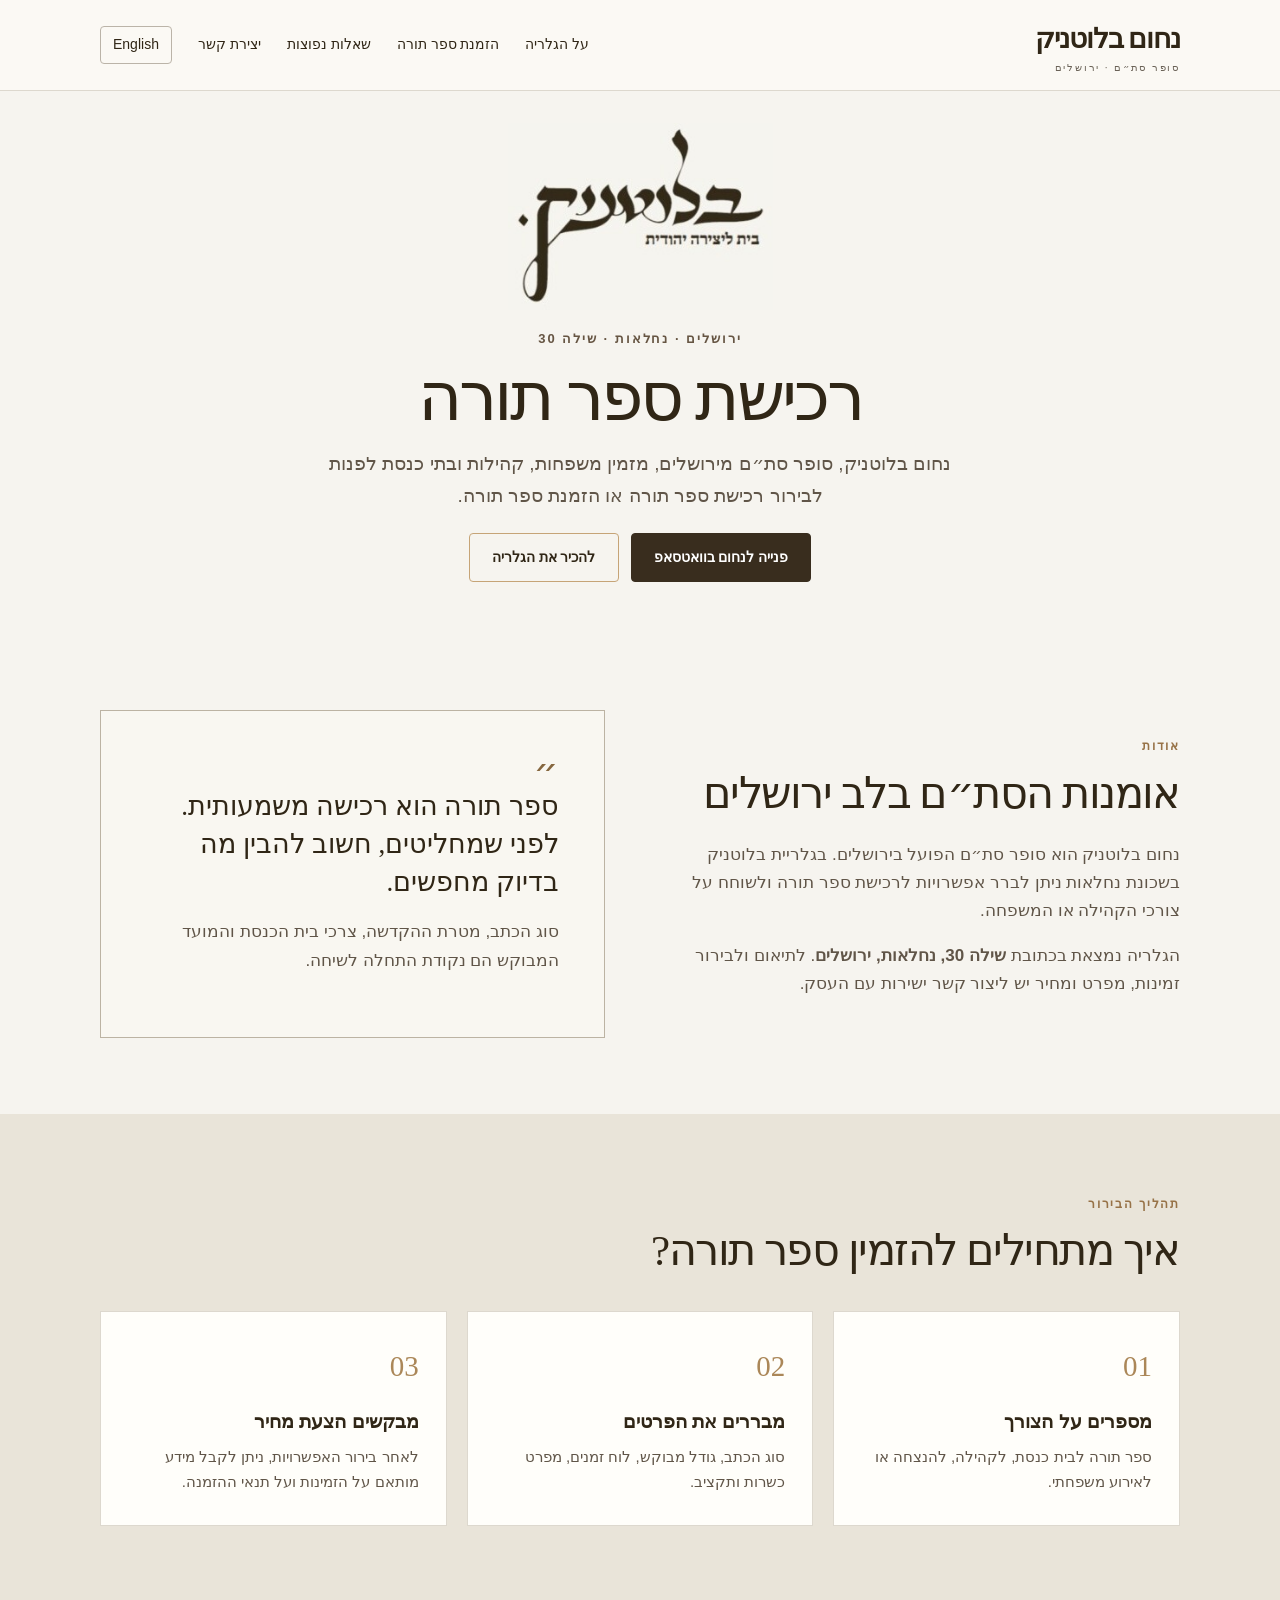
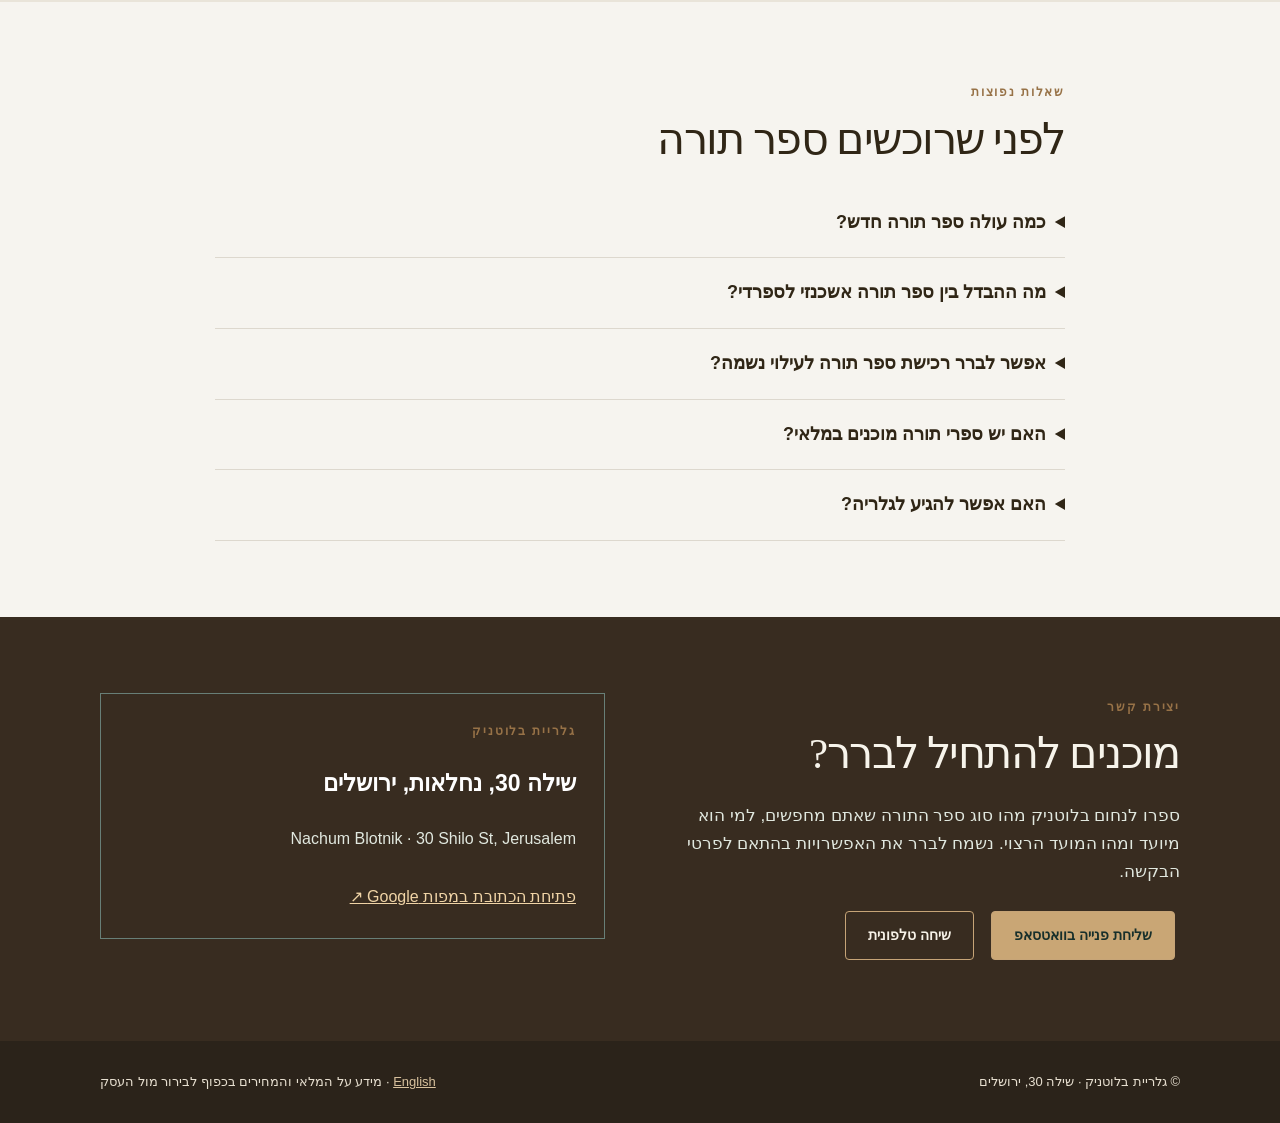
<file: index.html>
<!doctype html><html lang="he" dir="rtl"><head><meta charset="utf-8"><meta name="viewport" content="width=device-width,initial-scale=1"><title>רכישת ספר תורה בירושלים | נחום בלוטניק – סופר סת״ם</title><meta name="description" content="מתעניינים ברכישת ספר תורה או בהזמנת ספר תורה? פנו לנחום בלוטניק, סופר סת״ם, בגלריית בלוטניק בשילה 30, נחלאות, ירושלים."><meta name="robots" content="index,follow,max-image-preview:large"><meta property="og:type" content="website"><meta property="og:title" content="נחום בלוטניק | רכישת והזמנת ספרי תורה בירושלים"><meta property="og:description" content="בירור אישי על רכישת ספר תורה עם סופר סת״ם בירושלים. שילה 30, נחלאות."><meta name="theme-color" content="#302616"><link rel="stylesheet" href="style.css?v=2"><script type="application/ld+json">{"@context": "https://schema.org", "@type": "LocalBusiness", "name": "נחום בלוטניק – גלריית בלוטניק", "alternateName": "Nachum Blotnik", "description": "סופר סת״ם ובירור רכישת והזמנת ספרי תורה בירושלים", "address": {"@type": "PostalAddress", "streetAddress": "שילה 30", "addressLocality": "ירושלים", "addressCountry": "IL"}, "knowsLanguage": ["he", "en"], "@id": "https://sh0527194180-dotcom.github.io/blotnik-torah/#gallery", "url": "https://sh0527194180-dotcom.github.io/blotnik-torah/", "telephone": "+972535240578", "image": "https://sh0527194180-dotcom.github.io/blotnik-torah/blotnik-logo.jpg"}</script><link rel="canonical" href="https://sh0527194180-dotcom.github.io/blotnik-torah/"><meta property="og:url" content="https://sh0527194180-dotcom.github.io/blotnik-torah/"><link rel="alternate" hreflang="he" href="https://sh0527194180-dotcom.github.io/blotnik-torah/"><link rel="alternate" hreflang="en" href="https://sh0527194180-dotcom.github.io/blotnik-torah/en.html"></head><body><header><div class="shell"><a href="index.html" class="brand">נחום בלוטניק<small>סופר סת״ם · ירושלים</small></a><nav class="nav" aria-label="ניווט ראשי"><a href="#about">על הגלריה</a><a href="#process">הזמנת ספר תורה</a><a href="#questions">שאלות נפוצות</a><a href="#contact">יצירת קשר</a><a href="en.html" class="lang" lang="en" dir="ltr">English</a></nav></div></header><main><section class="hero"><div class="shell"><div class="hero-inner"><img class="gallery-logo" src="blotnik-logo.jpg" width="306" height="216" alt="בלוטניק · בית ליצירה יהודית"><div class="eyebrow">ירושלים · נחלאות · שילה 30</div><h1>רכישת ספר תורה</h1><p>נחום בלוטניק, סופר סת״ם מירושלים, מזמין משפחות, קהילות ובתי כנסת לפנות לבירור רכישת ספר תורה או הזמנת ספר תורה.</p><div class="buttons"><a class="button primary" href="https://wa.me/972535240578?text=%E2%9C%A6%20%D7%A9%D7%9C%D7%95%D7%9D%20%D7%A0%D7%97%D7%95%D7%9D%2C%20%D7%94%D7%92%D7%A2%D7%AA%D7%99%20%D7%93%D7%A8%D7%9A%20%D7%94%D7%90%D7%AA%D7%A8%20%D7%A9%D7%9C%20%D7%91%D7%9C%D7%95%D7%98%D7%A0%D7%99%D7%A7.%20%D7%90%D7%A0%D7%99%20%D7%9E%D7%AA%D7%A2%D7%A0%D7%99%D7%99%D7%9F/%D7%AA%20%D7%91%D7%A8%D7%9B%D7%99%D7%A9%D7%AA%20%D7%A1%D7%A4%D7%A8%20%D7%AA%D7%95%D7%A8%D7%94.">פנייה לנחום בוואטסאפ</a><a class="button secondary" href="#about">להכיר את הגלריה</a></div></div></div></section><section class="section" id="about"><div class="shell two"><div><span class="kicker">אודות</span><h2>אומנות הסת״ם בלב ירושלים</h2><p>נחום בלוטניק הוא סופר סת״ם הפועל בירושלים. בגלריית בלוטניק בשכונת נחלאות ניתן לברר אפשרויות לרכישת ספר תורה ולשוחח על צורכי הקהילה או המשפחה.</p><p>הגלריה נמצאת בכתובת <strong>שילה 30, נחלאות, ירושלים</strong>. לתיאום ולבירור זמינות, מפרט ומחיר יש ליצור קשר ישירות עם העסק.</p></div><div class="accent-panel"><span class="quote">״</span><strong>ספר תורה הוא רכישה משמעותית. לפני שמחליטים, חשוב להבין מה בדיוק מחפשים.</strong><p>סוג הכתב, מטרת ההקדשה, צרכי בית הכנסת והמועד המבוקש הם נקודת התחלה לשיחה.</p></div></div></section><section class="section band" id="process"><div class="shell"><span class="kicker">תהליך הבירור</span><h2>איך מתחילים להזמין ספר תורה?</h2><div class="cards"><article class="card"><div class="number">01</div><h3>מספרים על הצורך</h3><p>ספר תורה לבית כנסת, לקהילה, להנצחה או לאירוע משפחתי.</p></article><article class="card"><div class="number">02</div><h3>מבררים את הפרטים</h3><p>סוג הכתב, גודל מבוקש, לוח זמנים, מפרט כשרות ותקציב.</p></article><article class="card"><div class="number">03</div><h3>מבקשים הצעת מחיר</h3><p>לאחר בירור האפשרויות, ניתן לקבל מידע מותאם על הזמינות ועל תנאי ההזמנה.</p></article></div></div></section><section class="section" id="questions"><div class="shell faq"><span class="kicker">שאלות נפוצות</span><h2>לפני שרוכשים ספר תורה</h2><details><summary>כמה עולה ספר תורה חדש?</summary><p>המחיר תלוי בין היתר בכתב, במידות, ברמת ההידור, במפרט הבדיקות ובאביזרים הנלווים. לקבלת מחיר רלוונטי יש לברר את המפרט המבוקש מול נחום בלוטניק.</p></details><details><summary>מה ההבדל בין ספר תורה אשכנזי לספרדי?</summary><p>קיימים הבדלים במסורות הכתב ובמנהגי הקהילות. לפני הזמנה יש לברר את נוסח הכתב והמסורת המתאימים לבית הכנסת שבו ישתמשו בספר.</p></details><details><summary>אפשר לברר רכישת ספר תורה לעילוי נשמה?</summary><p>כן, ניתן לפנות לצורך בירור רכישת ספר תורה למטרת הנצחה. יש לתאם מראש פרטי הקדשה ולוחות זמנים.</p></details><details><summary>האם יש ספרי תורה מוכנים במלאי?</summary><p>יש לברר ישירות עם הגלריה את הזמינות העדכנית. עמוד זה אינו מציג מלאי בזמן אמת.</p></details><details><summary>האם אפשר להגיע לגלריה?</summary><p>הגלריה ממוקמת בשילה 30, נחלאות, ירושלים. מומלץ לתאם ביקור מראש לאחר קבלת פרטי התקשרות מהעסק.</p></details></div></section><section class="section contact" id="contact"><div class="shell two"><div><span class="kicker">יצירת קשר</span><h2>מוכנים להתחיל לברר?</h2><p>ספרו לנחום בלוטניק מהו סוג ספר התורה שאתם מחפשים, למי הוא מיועד ומהו המועד הרצוי. נשמח לברר את האפשרויות בהתאם לפרטי הבקשה.</p><div class="contact-live buttons" id="live-contact"></div><p id="contact-pending">פרטי הטלפון והדוא״ל של העסק יתווספו לאחר אימותם. בינתיים ניתן להיעזר בכתובת הגלריה.</p></div><aside class="contact-box"><div class="kicker">גלריית בלוטניק</div><p class="address">שילה 30, נחלאות, ירושלים</p><p>Nachum Blotnik · 30 Shilo St, Jerusalem</p><a class="map-link" href="https://www.google.com/maps/search/?api=1&query=%D7%A9%D7%99%D7%9C%D7%94%2030%20%D7%99%D7%A8%D7%95%D7%A9%D7%9C%D7%99%D7%9D" target="_blank" rel="noopener noreferrer">פתיחת הכתובת במפות Google ↗</a></aside></div></section></main><footer><div class="shell"><span>© גלריית בלוטניק · שילה 30, ירושלים</span><span><a href="en.html" lang="en">English</a> · מידע על המלאי והמחירים בכפוף לבירור מול העסק</span></div></footer><script src="contact.js"></script><script src="site.js"></script></body></html>
</file>
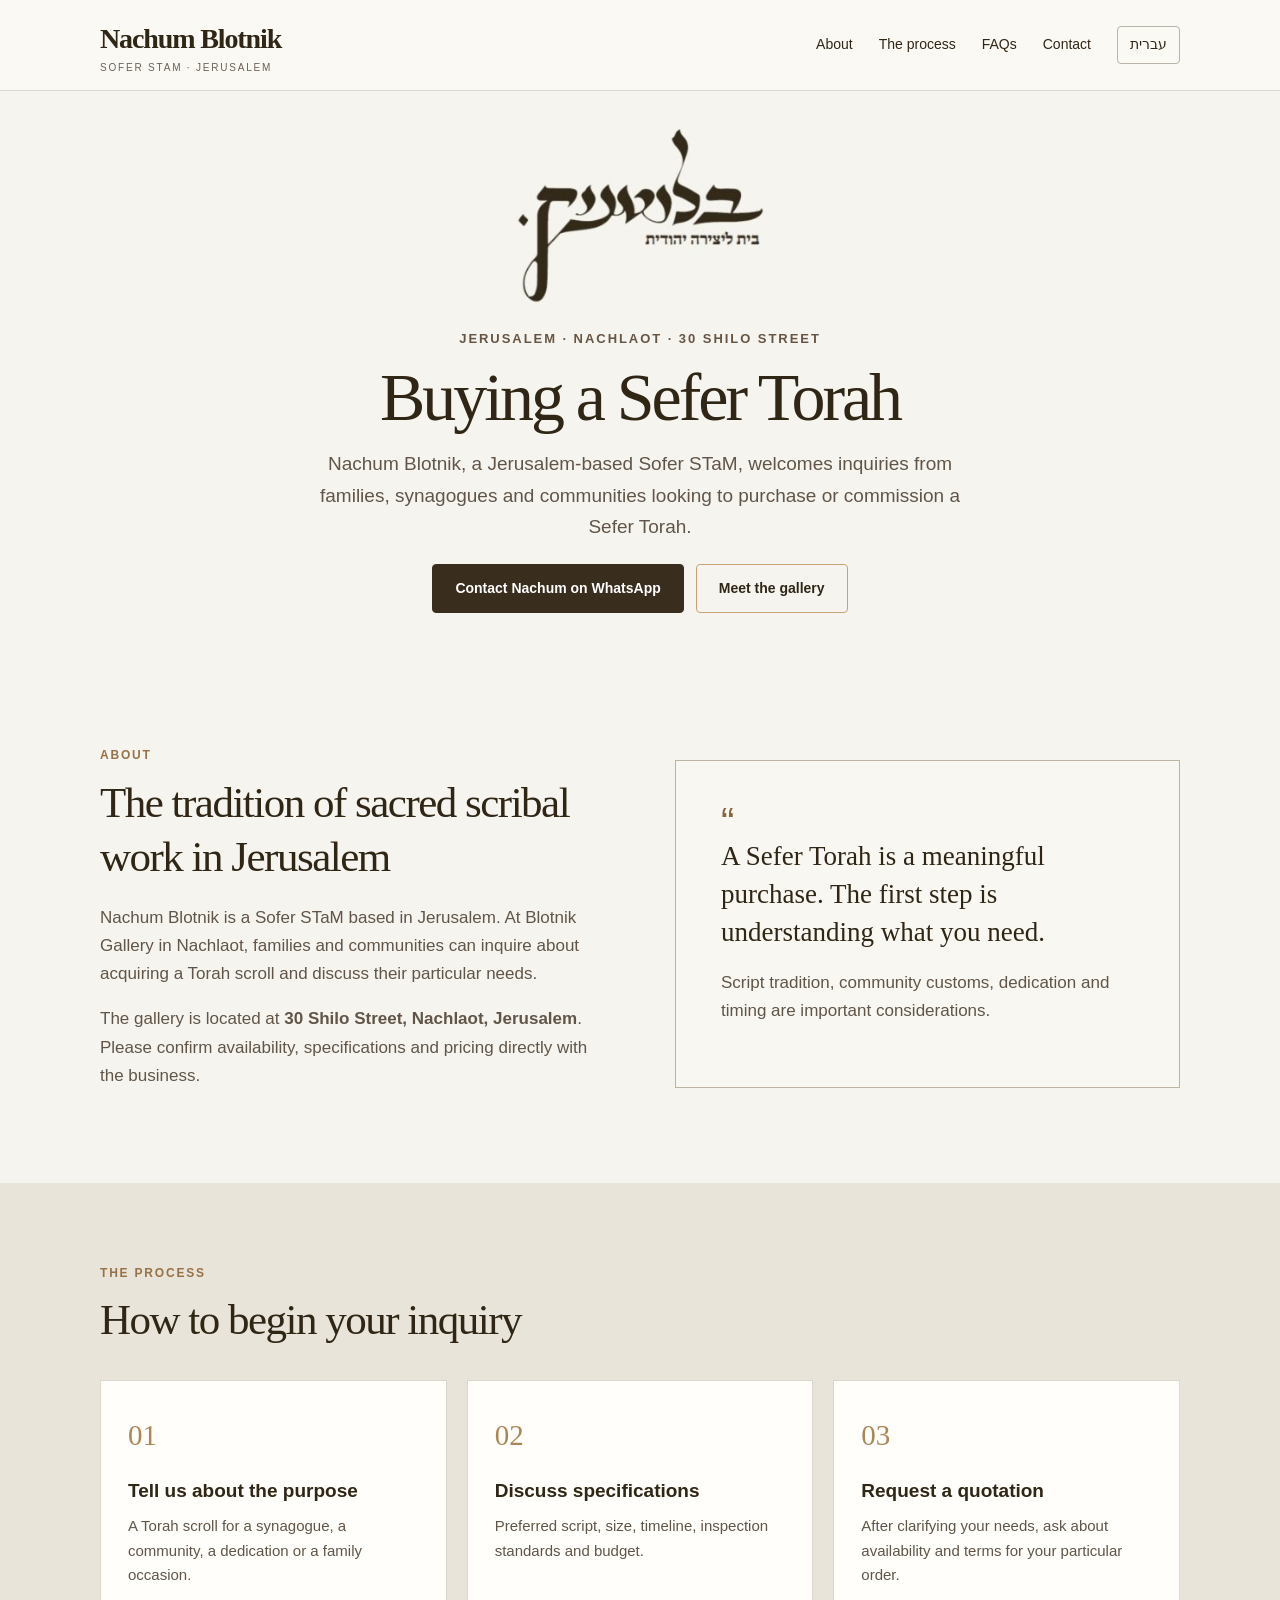
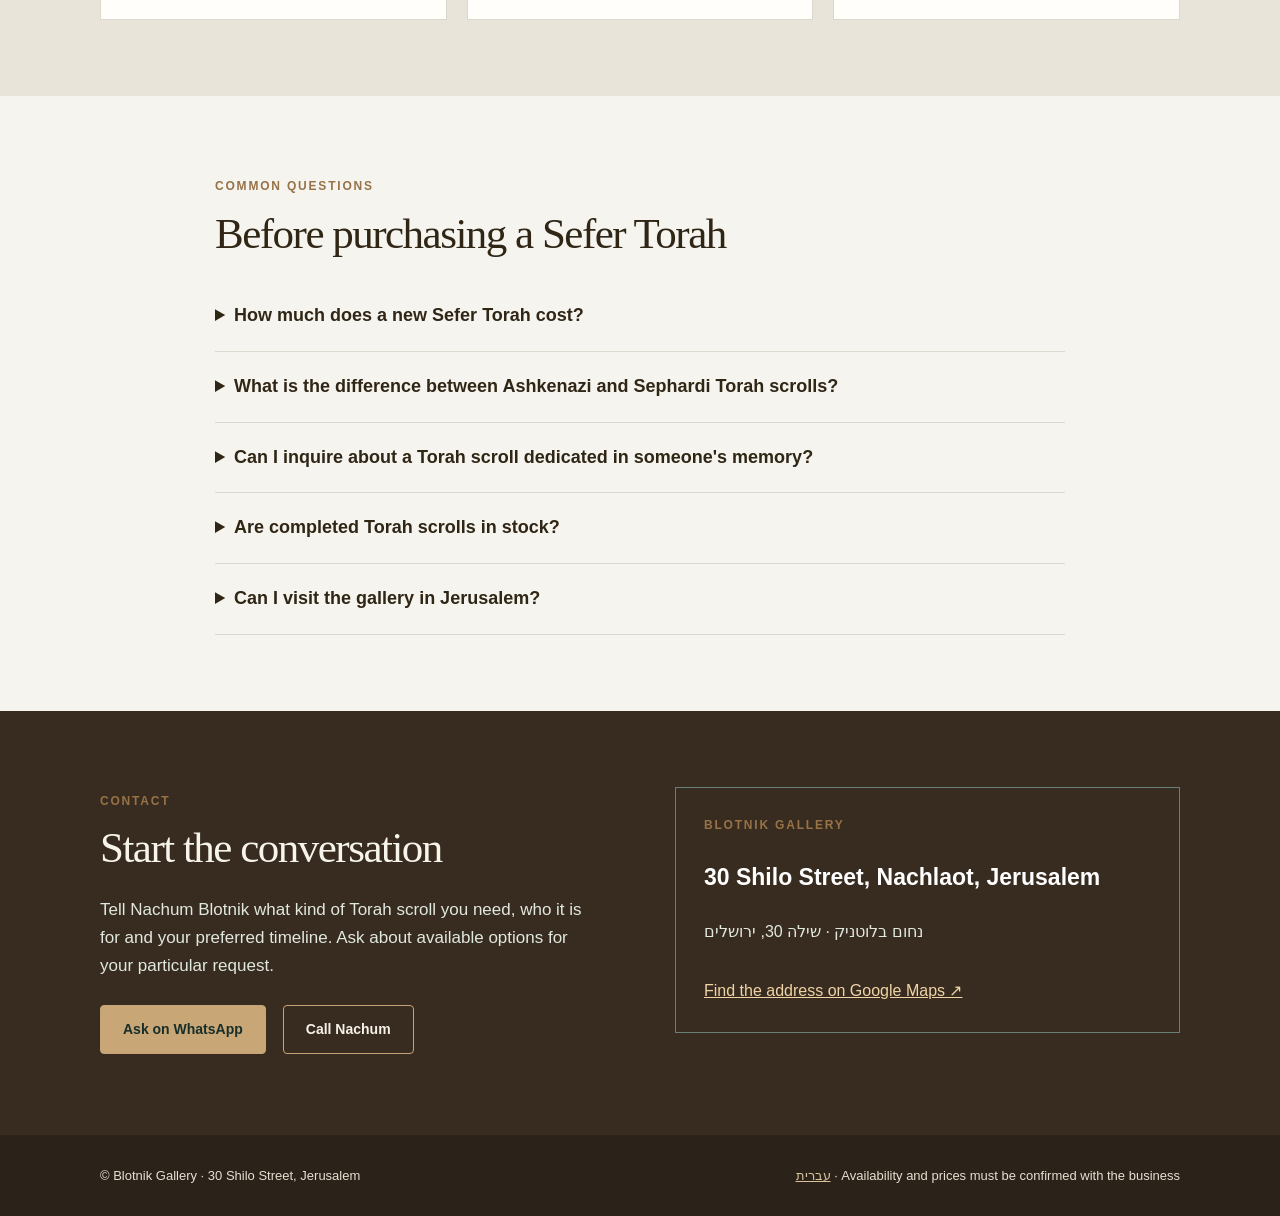
<file: en.html>
<!doctype html><html lang="en" dir="ltr"><head><meta charset="utf-8"><meta name="viewport" content="width=device-width,initial-scale=1"><title>Buy a Sefer Torah in Jerusalem | Nachum Blotnik, Sofer STaM</title><meta name="description" content="Looking to buy or commission a Sefer Torah? Contact Nachum Blotnik, a Sofer STaM in Jerusalem. Visit Blotnik Gallery, 30 Shilo Street, Nachlaot, Jerusalem."><meta name="robots" content="index,follow,max-image-preview:large"><meta property="og:type" content="website"><meta property="og:title" content="Nachum Blotnik | Buy or Commission a Sefer Torah in Jerusalem"><meta property="og:description" content="Explore a Sefer Torah purchase with a Jerusalem-based Sofer STaM. Blotnik Gallery, 30 Shilo Street."><meta name="theme-color" content="#302616"><link rel="stylesheet" href="style.css?v=2"><script type="application/ld+json">{"@context": "https://schema.org", "@type": "LocalBusiness", "name": "Nachum Blotnik – Blotnik Gallery", "alternateName": "נחום בלוטניק", "description": "Jerusalem-based Sofer STaM; inquiries about purchasing or commissioning a Sefer Torah", "address": {"@type": "PostalAddress", "streetAddress": "30 Shilo Street", "addressLocality": "Jerusalem", "addressCountry": "IL"}, "knowsLanguage": ["he", "en"], "@id": "https://sh0527194180-dotcom.github.io/blotnik-torah/#gallery", "url": "https://sh0527194180-dotcom.github.io/blotnik-torah/", "telephone": "+972535240578", "image": "https://sh0527194180-dotcom.github.io/blotnik-torah/blotnik-logo.jpg"}</script><link rel="canonical" href="https://sh0527194180-dotcom.github.io/blotnik-torah/en.html"><meta property="og:url" content="https://sh0527194180-dotcom.github.io/blotnik-torah/en.html"><link rel="alternate" hreflang="he" href="https://sh0527194180-dotcom.github.io/blotnik-torah/"><link rel="alternate" hreflang="en" href="https://sh0527194180-dotcom.github.io/blotnik-torah/en.html"></head><body><header><div class="shell"><a href="en.html" class="brand">Nachum Blotnik<small>SOFER STAM · JERUSALEM</small></a><nav class="nav" aria-label="Main navigation"><a href="#about">About</a><a href="#process">The process</a><a href="#questions">FAQs</a><a href="#contact">Contact</a><a href="index.html" class="lang" lang="he" dir="rtl">עברית</a></nav></div></header><main><section class="hero"><div class="shell"><div class="hero-inner"><img class="gallery-logo" src="blotnik-logo.jpg" width="306" height="216" alt="Blotnik · A home for Jewish art"><div class="eyebrow">Jerusalem · Nachlaot · 30 Shilo Street</div><h1>Buying a Sefer Torah</h1><p>Nachum Blotnik, a Jerusalem-based Sofer STaM, welcomes inquiries from families, synagogues and communities looking to purchase or commission a Sefer Torah.</p><div class="buttons"><a class="button primary" href="https://wa.me/972535240578?text=%E2%9C%A6%20Hello%20Nachum%2C%20I%20found%20you%20through%20the%20Blotnik%20Torah%20website.%20I%20am%20interested%20in%20purchasing%20a%20Sefer%20Torah.">Contact Nachum on WhatsApp</a><a class="button secondary" href="#about">Meet the gallery</a></div></div></div></section><section class="section" id="about"><div class="shell two"><div><span class="kicker">About</span><h2>The tradition of sacred scribal work in Jerusalem</h2><p>Nachum Blotnik is a Sofer STaM based in Jerusalem. At Blotnik Gallery in Nachlaot, families and communities can inquire about acquiring a Torah scroll and discuss their particular needs.</p><p>The gallery is located at <strong>30 Shilo Street, Nachlaot, Jerusalem</strong>. Please confirm availability, specifications and pricing directly with the business.</p></div><div class="accent-panel"><span class="quote">“</span><strong>A Sefer Torah is a meaningful purchase. The first step is understanding what you need.</strong><p>Script tradition, community customs, dedication and timing are important considerations.</p></div></div></section><section class="section band" id="process"><div class="shell"><span class="kicker">The process</span><h2>How to begin your inquiry</h2><div class="cards"><article class="card"><div class="number">01</div><h3>Tell us about the purpose</h3><p>A Torah scroll for a synagogue, a community, a dedication or a family occasion.</p></article><article class="card"><div class="number">02</div><h3>Discuss specifications</h3><p>Preferred script, size, timeline, inspection standards and budget.</p></article><article class="card"><div class="number">03</div><h3>Request a quotation</h3><p>After clarifying your needs, ask about availability and terms for your particular order.</p></article></div></div></section><section class="section" id="questions"><div class="shell faq"><span class="kicker">Common questions</span><h2>Before purchasing a Sefer Torah</h2><details><summary>How much does a new Sefer Torah cost?</summary><p>Pricing depends on the script, size, workmanship, inspection requirements and accompanying accessories. Please request a quotation for your specific needs.</p></details><details><summary>What is the difference between Ashkenazi and Sephardi Torah scrolls?</summary><p>Communities follow different scribal traditions and customs. Confirm the appropriate script and tradition for the synagogue where the scroll will be used.</p></details><details><summary>Can I inquire about a Torah scroll dedicated in someone's memory?</summary><p>Yes. You can ask about purchasing a Sefer Torah for a memorial dedication. Details and timing should be discussed directly with the business.</p></details><details><summary>Are completed Torah scrolls in stock?</summary><p>Please ask the gallery about current availability. This website does not provide live inventory.</p></details><details><summary>Can I visit the gallery in Jerusalem?</summary><p>Blotnik Gallery is at 30 Shilo Street in Nachlaot, Jerusalem. We recommend arranging your visit in advance once the business contact details are confirmed.</p></details></div></section><section class="section contact" id="contact"><div class="shell two"><div><span class="kicker">Contact</span><h2>Start the conversation</h2><p>Tell Nachum Blotnik what kind of Torah scroll you need, who it is for and your preferred timeline. Ask about available options for your particular request.</p><div class="contact-live buttons" id="live-contact"></div><p id="contact-pending">Verified phone and email details will be added here. In the meantime, the gallery address is listed alongside.</p></div><aside class="contact-box"><div class="kicker">Blotnik Gallery</div><p class="address">30 Shilo Street, Nachlaot, Jerusalem</p><p>נחום בלוטניק · שילה 30, ירושלים</p><a class="map-link" href="https://www.google.com/maps/search/?api=1&query=30%20Shilo%20Street%20Jerusalem" target="_blank" rel="noopener noreferrer">Find the address on Google Maps ↗</a></aside></div></section></main><footer><div class="shell"><span>© Blotnik Gallery · 30 Shilo Street, Jerusalem</span><span><a href="index.html" lang="he">עברית</a> · Availability and prices must be confirmed with the business</span></div></footer><script src="contact.js"></script><script src="site.js"></script></body></html>
</file>
<file: style.css>
:root{--paper:#f8f5ef;--ink:#1b2727;--muted:#576463;--gold:#aa8250;--line:#ddd8ce;--deep:#173331}*{box-sizing:border-box}html{scroll-behavior:smooth}body{margin:0;background:var(--paper);color:var(--ink);font-family:Arial,'Noto Sans Hebrew',sans-serif;line-height:1.65}a{color:inherit}a:focus-visible,button:focus-visible{outline:3px solid var(--gold);outline-offset:4px}.shell{max-width:1130px;margin:auto;padding:0 25px}header{border-bottom:1px solid var(--line);background:#fbf9f4}header .shell{min-height:90px;display:flex;align-items:center;justify-content:space-between;gap:24px}.brand{font-family:Georgia,'Times New Roman',serif;letter-spacing:-.04em;font-size:28px;font-weight:600;text-decoration:none;white-space:nowrap}.brand small{display:block;font-family:Arial,sans-serif;font-size:10px;letter-spacing:.18em;line-height:1.2;font-weight:500;color:#6a6257}.nav{display:flex;gap:26px;align-items:center;flex-wrap:wrap;font-size:14px}.nav a{text-decoration:none}.lang{padding:6px 12px;border:1px solid #bbb4a8;border-radius:4px}.hero{position:relative;background:var(--deep);color:#f9f6ed;overflow:hidden}.hero:after{content:'✧';position:absolute;opacity:.07;color:#f2dba9;font-size:500px;line-height:1;top:-190px;inset-inline-end:6%;pointer-events:none}.hero .shell{min-height:525px;display:flex;align-items:center;padding-top:75px;padding-bottom:85px}.hero-inner{position:relative;z-index:1;max-width:800px}.eyebrow{color:#d9b987;letter-spacing:.15em;text-transform:uppercase;font-size:13px;font-weight:700}.hero h1{font-family:Georgia,'Times New Roman',serif;font-weight:500;line-height:1.19;font-size:clamp(38px,5.4vw,68px);margin:16px 0 26px;letter-spacing:-.045em}.hero p{font-size:19px;max-width:670px;color:#e5e8e1;margin:0 0 32px}.buttons{display:flex;gap:12px;flex-wrap:wrap}.button{display:inline-flex;align-items:center;justify-content:center;min-height:49px;padding:11px 22px;text-decoration:none;border-radius:4px;border:1px solid #c6a477;font-weight:700;font-size:14px}.button.primary{background:#c9a675;color:#172f2b}.button.secondary{color:#f7f2e8}.section{padding:76px 0}.section h2{font-family:Georgia,'Times New Roman',serif;font-weight:500;font-size:clamp(30px,3.7vw,43px);letter-spacing:-.035em;line-height:1.25;margin:8px 0 21px}.section p{color:var(--muted);font-size:17px;max-width:850px}.kicker{font-size:12px;font-weight:700;color:#977247;letter-spacing:.15em;text-transform:uppercase}.cards{display:grid;grid-template-columns:repeat(3,1fr);gap:20px;margin-top:33px}.card{padding:31px 27px;background:#fffefa;border:1px solid var(--line);min-height:195px}.card .number{font-family:Georgia,serif;font-size:29px;color:#ab8758}.card h3{font-size:19px;margin:15px 0 8px}.card p{font-size:15px;margin:0}.band{background:#e9e4d9}.two{display:grid;grid-template-columns:1fr 1fr;gap:70px;align-items:center}.accent-panel{border:1px solid #bcb3a3;padding:45px;background:#f9f7f1}.accent-panel strong{font-family:Georgia,serif;font-size:27px;font-weight:500;line-height:1.4}.quote{display:block;color:#86673f;font-size:40px;line-height:.8}.faq{max-width:900px}.faq details{border-bottom:1px solid var(--line);padding:20px 0}.faq summary{cursor:pointer;font-size:18px;font-weight:700}.faq p{font-size:16px;margin-bottom:0}.contact{background:var(--deep);color:#f7f4eb}.contact .two{align-items:start}.contact p{color:#e1e8df}.contact-box{border:1px solid #687f77;padding:28px}.contact-box p{font-size:16px}.contact-box .address{color:#fff;font-size:23px;font-weight:700}.contact-box .status{color:#efcf9f;font-size:14px}.contact a.map-link{display:inline-block;margin-top:16px;color:#f0d4a6}footer{background:#102725;color:#c0cec6;padding:30px 0;font-size:13px}footer .shell{display:flex;justify-content:space-between;gap:18px;flex-wrap:wrap}footer a{color:#d9c29e} .contact-live{margin-top:20px}.contact-live a{display:inline-flex;margin:5px 5px 5px 0}.hidden{display:none!important}@media(max-width:750px){header .shell{align-items:flex-start;flex-direction:column;gap:12px;padding-top:18px;padding-bottom:18px}.nav{gap:12px}.hero .shell{min-height:460px;padding-top:55px;padding-bottom:65px}.hero p{font-size:17px}.cards,.two{grid-template-columns:1fr}.two{gap:25px}.section{padding:55px 0}.accent-panel{padding:28px}}
:root{--paper:#f6f4ef;--ink:#302616;--muted:#605548;--deep:#382c20}
.hero{background:#f6f4ef;color:var(--ink);text-align:center}
.hero:after{display:none}
.hero .shell{justify-content:center;padding-block:32px 52px}
.gallery-logo{display:block;width:clamp(190px,35vw,265px);height:auto;margin:0 auto 18px;mix-blend-mode:multiply}
.hero .eyebrow{color:#665543}.hero h1{margin:8px 0 10px}.hero p{margin:0 auto 22px;color:var(--muted)}
.hero .buttons{justify-content:center}.hero .button.primary{background:#392d1e;color:#fff;border-color:#392d1e}.hero .button.secondary{color:var(--ink)}
footer{background:#2b231a;color:#e7dfd0}
</file>
